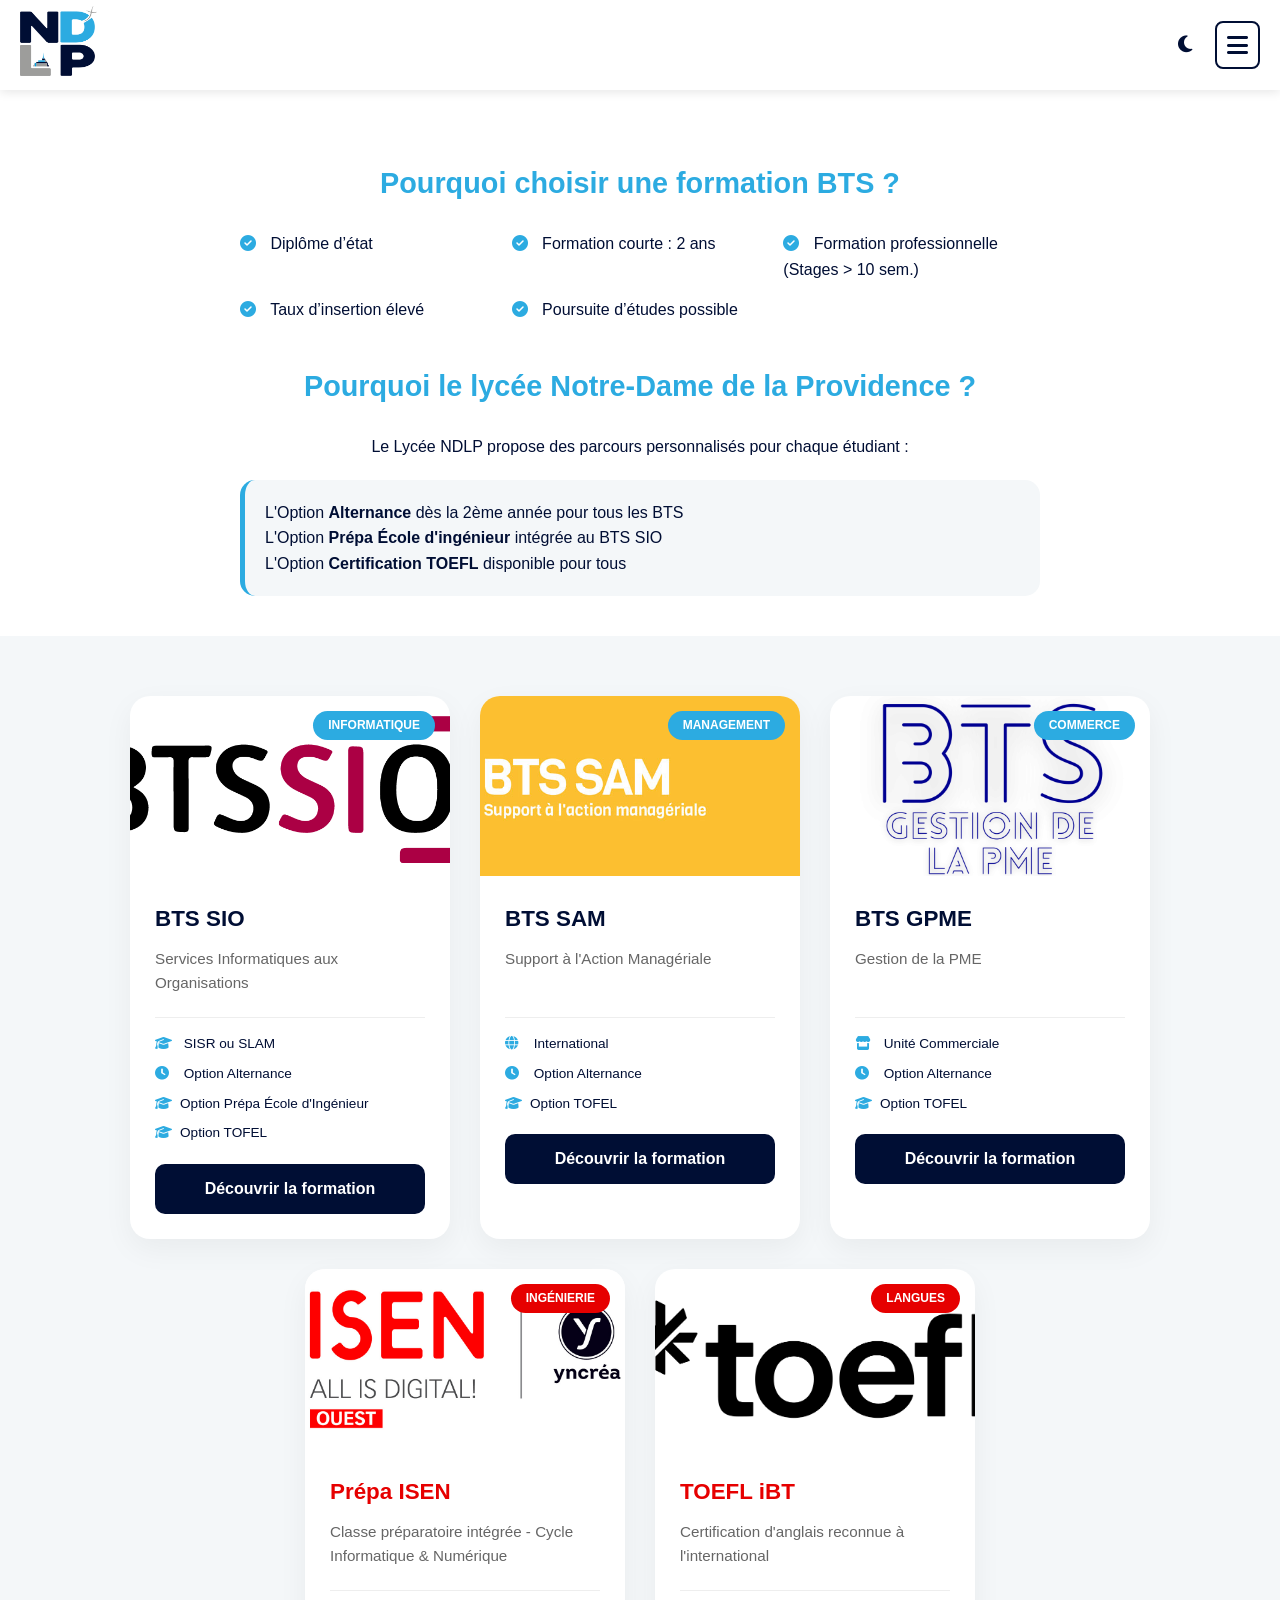
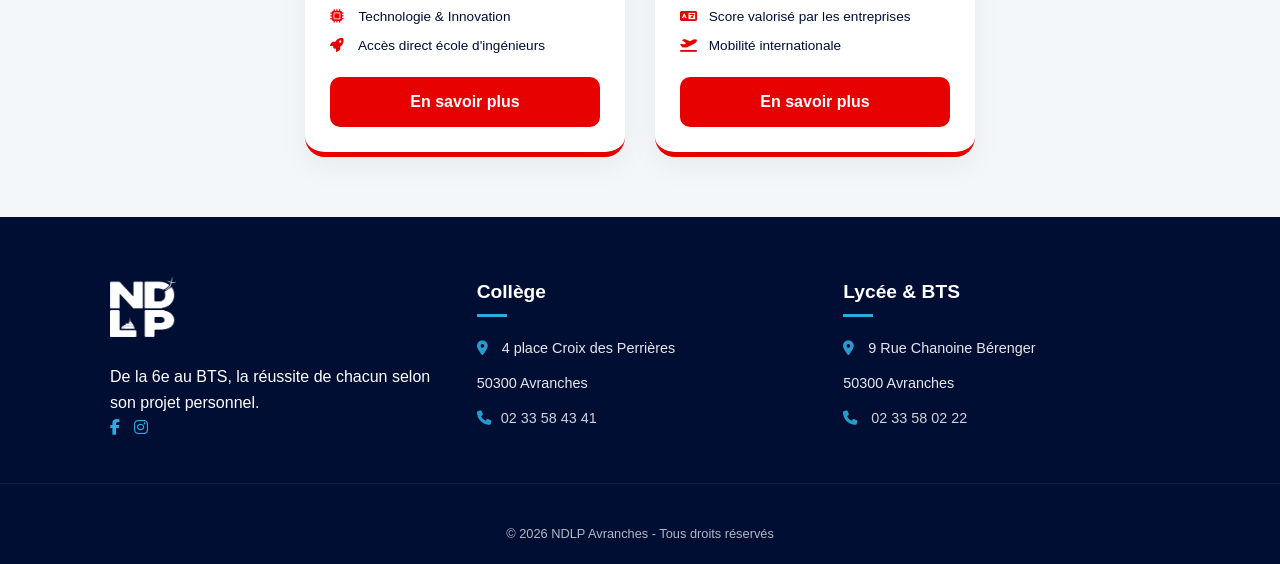
<file: index.html>
<!DOCTYPE html>
<html lang="fr-FR">

<head>
    <meta charset="UTF-8">
    <meta name="viewport" content="width=device-width, initial-scale=1.0">
    <title>Découvrez les formations BTS | Lycée Notre-Dame de la Providence</title>
    <link rel="stylesheet" href="https://cdnjs.cloudflare.com/ajax/libs/font-awesome/6.5.1/css/all.min.css">
    <link rel="stylesheet" href="assets/css/style.css">
    <link rel="shortcut icon" href="assets/img/logos/college-lycee-notre-dame-providence-avranches-logo-couleur.png"
        type="image/x-icon">
</head>

<body>

    <header class="header_wrapper">
        <div class="header_container">
            <div class="header_logo">
                <a href="index.html">
                    <img id="logo-ndlp"
                        src="assets/img/logos/college-lycee-notre-dame-providence-avranches-logo-couleur.png"
                        alt="Logo NDLP">
                </a>
            </div>
            <div style="display: flex; align-items: center;">
                <button id="theme-toggle" class="theme-switch" aria-label="Changer de mode">
                    <i class="fa-solid fa-moon"></i>
                </button>

                <div class="header_bars">
                    <i class="fa-solid fa-bars"></i>
                </div>
            </div>
        </div>
    </header>

    <main>
        <section class="presentation_wrapper">
            <div class="presentation_container">
                <div class="presentation_text">
                    <h1>Pourquoi choisir une formation BTS ?</h1>
                    <ul class="check_list">
                        <li><i class="fa-solid fa-circle-check"></i> Diplôme d’état</li>
                        <li><i class="fa-solid fa-circle-check"></i> Formation courte : 2 ans</li>
                        <li><i class="fa-solid fa-circle-check"></i> Formation professionnelle (Stages > 10 sem.)</li>
                        <li><i class="fa-solid fa-circle-check"></i> Taux d’insertion élevé</li>
                        <li><i class="fa-solid fa-circle-check"></i> Poursuite d’études possible</li>
                    </ul>

                    <h1>Pourquoi le lycée Notre-Dame de la Providence ?</h1>
                    <p>Le Lycée NDLP propose des parcours personnalisés pour chaque étudiant :</p>
                    <ul class="feature_list">
                        <li>L'Option <strong>Alternance</strong> dès la 2ème année pour tous les BTS</li>
                        <li>L'Option <strong>Prépa École d'ingénieur</strong> intégrée au BTS SIO</li>
                        <li>L'Option <strong>Certification TOEFL</strong> disponible pour tous</li>
                    </ul>
                </div>
            </div>
        </section>

        <section class="bts_wrapper">
            <div class="bts_container">
                <article class="bts_card">
                    <div class="card_image">
                        <img src="assets/img/formations/bts_sio.png" alt="BTS SIO">
                        <span class="tag">Informatique</span>
                    </div>
                    <div class="card_content">
                        <h3>BTS SIO</h3>
                        <p>Services Informatiques aux Organisations</p>
                        <div class="card_options">
                            <span><i class="fa-solid fa-graduation-cap"></i> SISR ou SLAM</span>
                            <span><i class="fa-solid fa-clock"></i> Option Alternance</span>
                            <span><i class="fa-solid fa-graduation-cap"></i>Option Prépa École d'Ingénieur</span>
                            <span><i class="fa-solid fa-graduation-cap"></i>Option TOFEL</span>
                        </div>
                        <a href="https://bts-cyber.fr/" target="_blank" class="btn_card">Découvrir la formation</a>
                    </div>
                </article>

                <article class="bts_card">
                    <div class="card_image">
                        <img src="assets/img/formations/bts_sam.png" alt="BTS SAM">
                        <span class="tag">Management</span>
                    </div>
                    <div class="card_content">
                        <h3>BTS SAM</h3>
                        <p>Support à l'Action Managériale</p>
                        <div class="card_options">
                            <span><i class="fa-solid fa-globe"></i> International</span>
                            <span><i class="fa-solid fa-clock"></i> Option Alternance</span>
                            <span><i class="fa-solid fa-graduation-cap"></i>Option TOFEL</span>
                        </div>
                        <a href="bts-sam.html" class="btn_card">Découvrir la formation</a>
                    </div>
                </article>

                <article class="bts_card">
                    <div class="card_image">
                        <img src="assets/img/formations/bts_gpme.png" alt="BTS GPME">
                        <span class="tag">Commerce</span>
                    </div>
                    <div class="card_content">
                        <h3>BTS GPME</h3>
                        <p>Gestion de la PME</p>
                        <div class="card_options">
                            <span><i class="fa-solid fa-store"></i> Unité Commerciale</span>
                            <span><i class="fa-solid fa-clock"></i> Option Alternance</span>
                            <span><i class="fa-solid fa-graduation-cap"></i>Option TOFEL</span>
                        </div>
                        <a href="bts-gpme.html" class="btn_card">Découvrir la formation</a>
                    </div>
                </article>
                <article class="bts_card card-red">
                    <div class="card_image">
                        <img src="assets/img/formations/isen-yncrea-ouest.jpeg" alt="Prépa ISEN">
                        <span class="tag">Ingénierie</span>
                    </div>
                    <div class="card_content">
                        <h3>Prépa ISEN</h3>
                        <p>Classe préparatoire intégrée - Cycle Informatique & Numérique</p>
                        <div class="card_options">
                            <span><i class="fa-solid fa-microchip"></i> Technologie & Innovation</span>
                            <span><i class="fa-solid fa-rocket"></i> Accès direct école d'ingénieurs</span>
                        </div>
                        <a href="https://isen-ouest.fr/" target="_blank" class="btn_card">En savoir plus</a>
                    </div>
                </article>

                <article class="bts_card card-red">
                    <div class="card_image">
                        <img src="assets/img/formations/toefl.png" alt="Certification TOEFL">
                        <span class="tag">Langues</span>
                    </div>
                    <div class="card_content">
                        <h3>TOEFL iBT</h3>
                        <p>Certification d'anglais reconnue à l'international</p>
                        <div class="card_options">
                            <span><i class="fa-solid fa-language"></i> Score valorisé par les entreprises</span>
                            <span><i class="fa-solid fa-plane-departure"></i> Mobilité internationale</span>
                        </div>
                        <a href="toefl.html" class="btn_card">En savoir plus</a>
                    </div>
                </article>
            </div>
        </section>
        <footer class="footer_wrapper">
            <div class="footer_container">
                <div class="footer_col">
                    <img id="logo-footer"
                        src="assets/img/logos/college-lycee-notre-dame-providence-avranches-logo-couleur.png"
                        alt="Logo NDLP">
                    <p>De la 6e au BTS, la réussite de chacun selon son projet personnel.</p>
                    <div class="social_links">
                        <a href="#"><i class="fa-brands fa-facebook-f"></i></a>
                        <a href="#"><i class="fa-brands fa-instagram"></i></a>
                    </div>
                </div>

                <div class="footer_col">
                    <h4>Collège</h4>
                    <ul>
                        <li><i class="fa-solid fa-location-dot"></i> 4 place Croix des Perrières</li>
                        <li>50300 Avranches</li>
                        <li><i class="fa-solid fa-phone"></i><a href="tel:02 33 58 43 41">02 33 58 43 41</a></li>
                    </ul>
                </div>

                <div class="footer_col">
                    <h4>Lycée & BTS</h4>
                    <ul>
                        <li><i class="fa-solid fa-location-dot"></i> 9 Rue Chanoine Bérenger</li>
                        <li>50300 Avranches</li>
                        <li><i class="fa-solid fa-phone"></i> <a href="tel:02 33 58 02 22">02 33 58 02 22</a></li>
                    </ul>
                </div>
            </div>

            <div class="footer_bottom">
                <p>&copy; 2026 NDLP Avranches - Tous droits réservés</p>
            </div>
        </footer>
    </main>

    <script src="assets/js/script.js"></script>
</body>

</html>
</file>
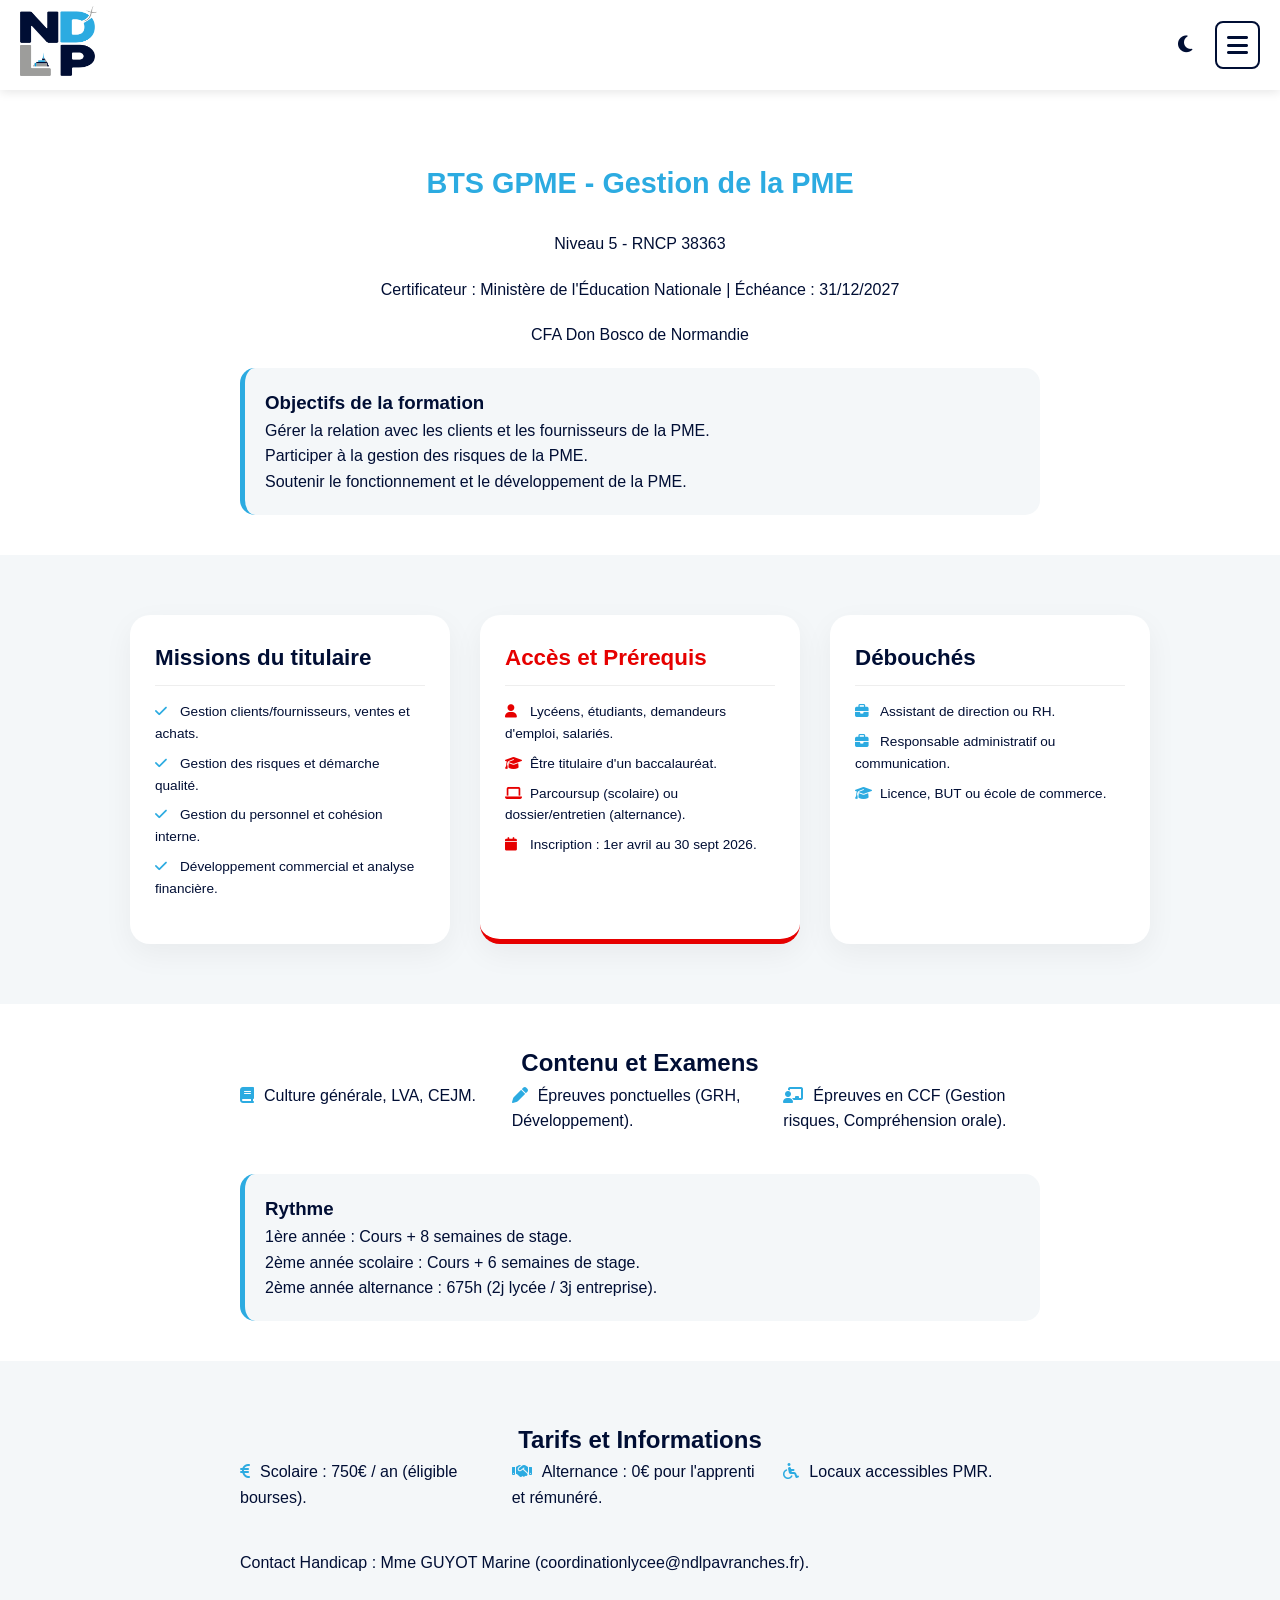
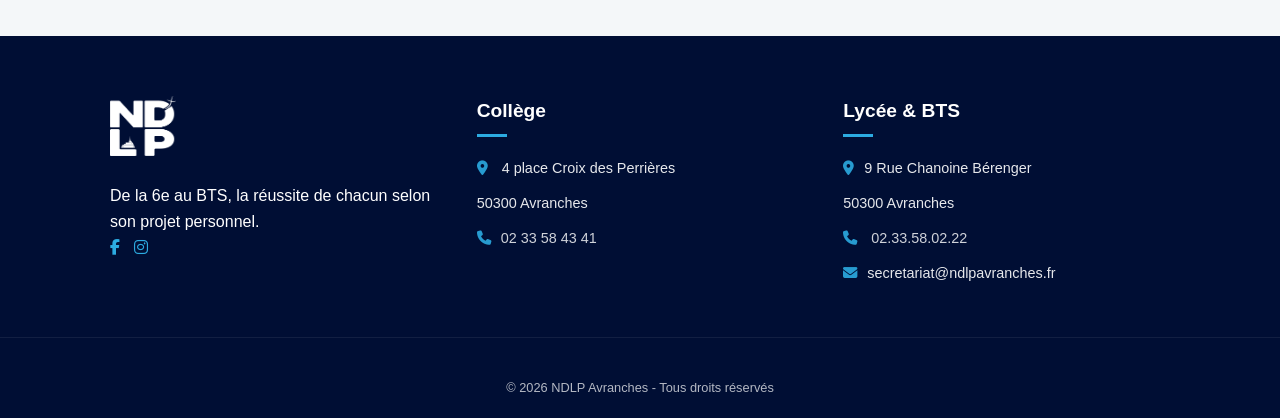
<file: bts-gpme.html>
<!DOCTYPE html>
<html lang="fr-FR">

<head>
    <meta charset="UTF-8">
    <meta name="viewport" content="width=device-width, initial-scale=1.0">
    <title>BTS GPME - Gestion de la PME | Lycée Notre-Dame de la Providence</title>
    <link rel="stylesheet" href="https://cdnjs.cloudflare.com/ajax/libs/font-awesome/6.5.1/css/all.min.css">
    <link rel="stylesheet" href="assets/css/style.css">
    <link rel="shortcut icon" href="assets/img/logos/college-lycee-notre-dame-providence-avranches-logo-couleur.png" type="image/x-icon">
</head>

<body>

    <header class="header_wrapper">
        <div class="header_container">
            <div class="header_logo">
                <a href="index.html">
                    <img id="logo-ndlp" src="assets/img/logos/college-lycee-notre-dame-providence-avranches-logo-couleur.png" alt="Logo NDLP">
                </a>
            </div>
            <div style="display: flex; align-items: center;">
                <button id="theme-toggle" class="theme-switch" aria-label="Changer de mode">
                    <i class="fa-solid fa-moon"></i>
                </button>
                <div class="header_bars">
                    <i class="fa-solid fa-bars"></i>
                </div>
            </div>
        </div>
    </header>

    <main>
        <section class="presentation_wrapper">
            <div class="presentation_container">
                <div class="presentation_text">
                    <h1>BTS GPME - Gestion de la PME</h1>
                    <p>Niveau 5 - RNCP 38363</p>
                    <p>Certificateur : Ministère de l'Éducation Nationale | Échéance : 31/12/2027</p>
                    <p>CFA Don Bosco de Normandie</p>
                </div>

                <div class="feature_list">
                    <h3>Objectifs de la formation</h3>
                    <ul>
                        <li>Gérer la relation avec les clients et les fournisseurs de la PME.</li>
                        <li>Participer à la gestion des risques de la PME.</li>
                        <li>Soutenir le fonctionnement et le développement de la PME.</li>
                    </ul>
                </div>
            </div>
        </section>

        <section class="bts_wrapper">
            <div class="bts_container">
                
                <div class="bts_card">
                    <div class="card_content">
                        <h3>Missions du titulaire</h3>
                        <div class="card_options">
                            <span><i class="fa-solid fa-check"></i>Gestion clients/fournisseurs, ventes et achats.</span>
                            <span><i class="fa-solid fa-check"></i>Gestion des risques et démarche qualité.</span>
                            <span><i class="fa-solid fa-check"></i>Gestion du personnel et cohésion interne.</span>
                            <span><i class="fa-solid fa-check"></i>Développement commercial et analyse financière.</span>
                        </div>
                    </div>
                </div>

                <div class="bts_card card-red">
                    <div class="card_content">
                        <h3>Accès et Prérequis</h3>
                        <div class="card_options">
                            <span><i class="fa-solid fa-user"></i>Lycéens, étudiants, demandeurs d'emploi, salariés.</span>
                            <span><i class="fa-solid fa-graduation-cap"></i>Être titulaire d'un baccalauréat.</span>
                            <span><i class="fa-solid fa-laptop"></i>Parcoursup (scolaire) ou dossier/entretien (alternance).</span>
                            <span><i class="fa-solid fa-calendar"></i>Inscription : 1er avril au 30 sept 2026.</span>
                        </div>
                    </div>
                </div>

                <div class="bts_card">
                    <div class="card_content">
                        <h3>Débouchés</h3>
                        <div class="card_options">
                            <span><i class="fa-solid fa-briefcase"></i>Assistant de direction ou RH.</span>
                            <span><i class="fa-solid fa-briefcase"></i>Responsable administratif ou communication.</span>
                            <span><i class="fa-solid fa-graduation-cap"></i>Licence, BUT ou école de commerce.</span>
                        </div>
                    </div>
                </div>
            </div>
        </section>

        <section class="presentation_wrapper" style="margin-top: 0;">
            <div class="presentation_container">
                <h2>Contenu et Examens</h2>
                <div class="check_list">
                    <li><i class="fa-solid fa-book"></i>Culture générale, LVA, CEJM.</li>
                    <li><i class="fa-solid fa-pen"></i>Épreuves ponctuelles (GRH, Développement).</li>
                    <li><i class="fa-solid fa-chalkboard-user"></i>Épreuves en CCF (Gestion risques, Compréhension orale).</li>
                </div>

                <div class="feature_list">
                    <h3>Rythme</h3>
                    <p>1ère année : Cours + 8 semaines de stage.</p>
                    <p>2ème année scolaire : Cours + 6 semaines de stage.</p>
                    <p>2ème année alternance : 675h (2j lycée / 3j entreprise).</p>
                </div>
            </div>
        </section>

        <section class="bts_wrapper">
            <div class="presentation_container">
                <h2 align="center">Tarifs et Informations</h2>
                <div class="check_list">
                    <li><i class="fa-solid fa-euro-sign"></i>Scolaire : 750€ / an (éligible bourses).</li>
                    <li><i class="fa-solid fa-handshake"></i>Alternance : 0€ pour l'apprenti et rémunéré.</li>
                    <li><i class="fa-solid fa-wheelchair"></i>Locaux accessibles PMR.</li>
                </div>
                <p>Contact Handicap : Mme GUYOT Marine (coordinationlycee@ndlpavranches.fr).</p>
            </div>
        </section>

        <footer class="footer_wrapper">
            <div class="footer_container">
                <div class="footer_col">
                    <img id="logo-footer" src="assets/img/logos/college-lycee-notre-dame-providence-avranches-logo-couleur.png" alt="Logo NDLP">
                    <p>De la 6e au BTS, la réussite de chacun selon son projet personnel.</p>
                    <div class="social_links">
                        <a href="#"><i class="fa-brands fa-facebook-f"></i></a>
                        <a href="#"><i class="fa-brands fa-instagram"></i></a>
                    </div>
                </div>

                <div class="footer_col">
                    <h4>Collège</h4>
                    <ul>
                        <li><i class="fa-solid fa-location-dot"></i> 4 place Croix des Perrières</li>
                        <li>50300 Avranches</li>
                        <li><i class="fa-solid fa-phone"></i><a href="tel:0233584341">02 33 58 43 41</a></li>
                    </ul>
                </div>

                <div class="footer_col">
                    <h4>Lycée & BTS</h4>
                    <ul>
                        <li><i class="fa-solid fa-location-dot"></i>9 Rue Chanoine Bérenger</li>
                        <li>50300 Avranches</li>
                        <li><i class="fa-solid fa-phone"></i> <a href="tel:0233580222">02.33.58.02.22</a></li>
                        <li><i class="fa-solid fa-envelope"></i>secretariat@ndlpavranches.fr</li>
                    </ul>
                </div>
            </div>

            <div class="footer_bottom">
                <p>&copy; 2026 NDLP Avranches - Tous droits réservés</p>
            </div>
        </footer>
    </main>

    <script src="assets/js/script.js"></script>
</body>

</html>
</file>
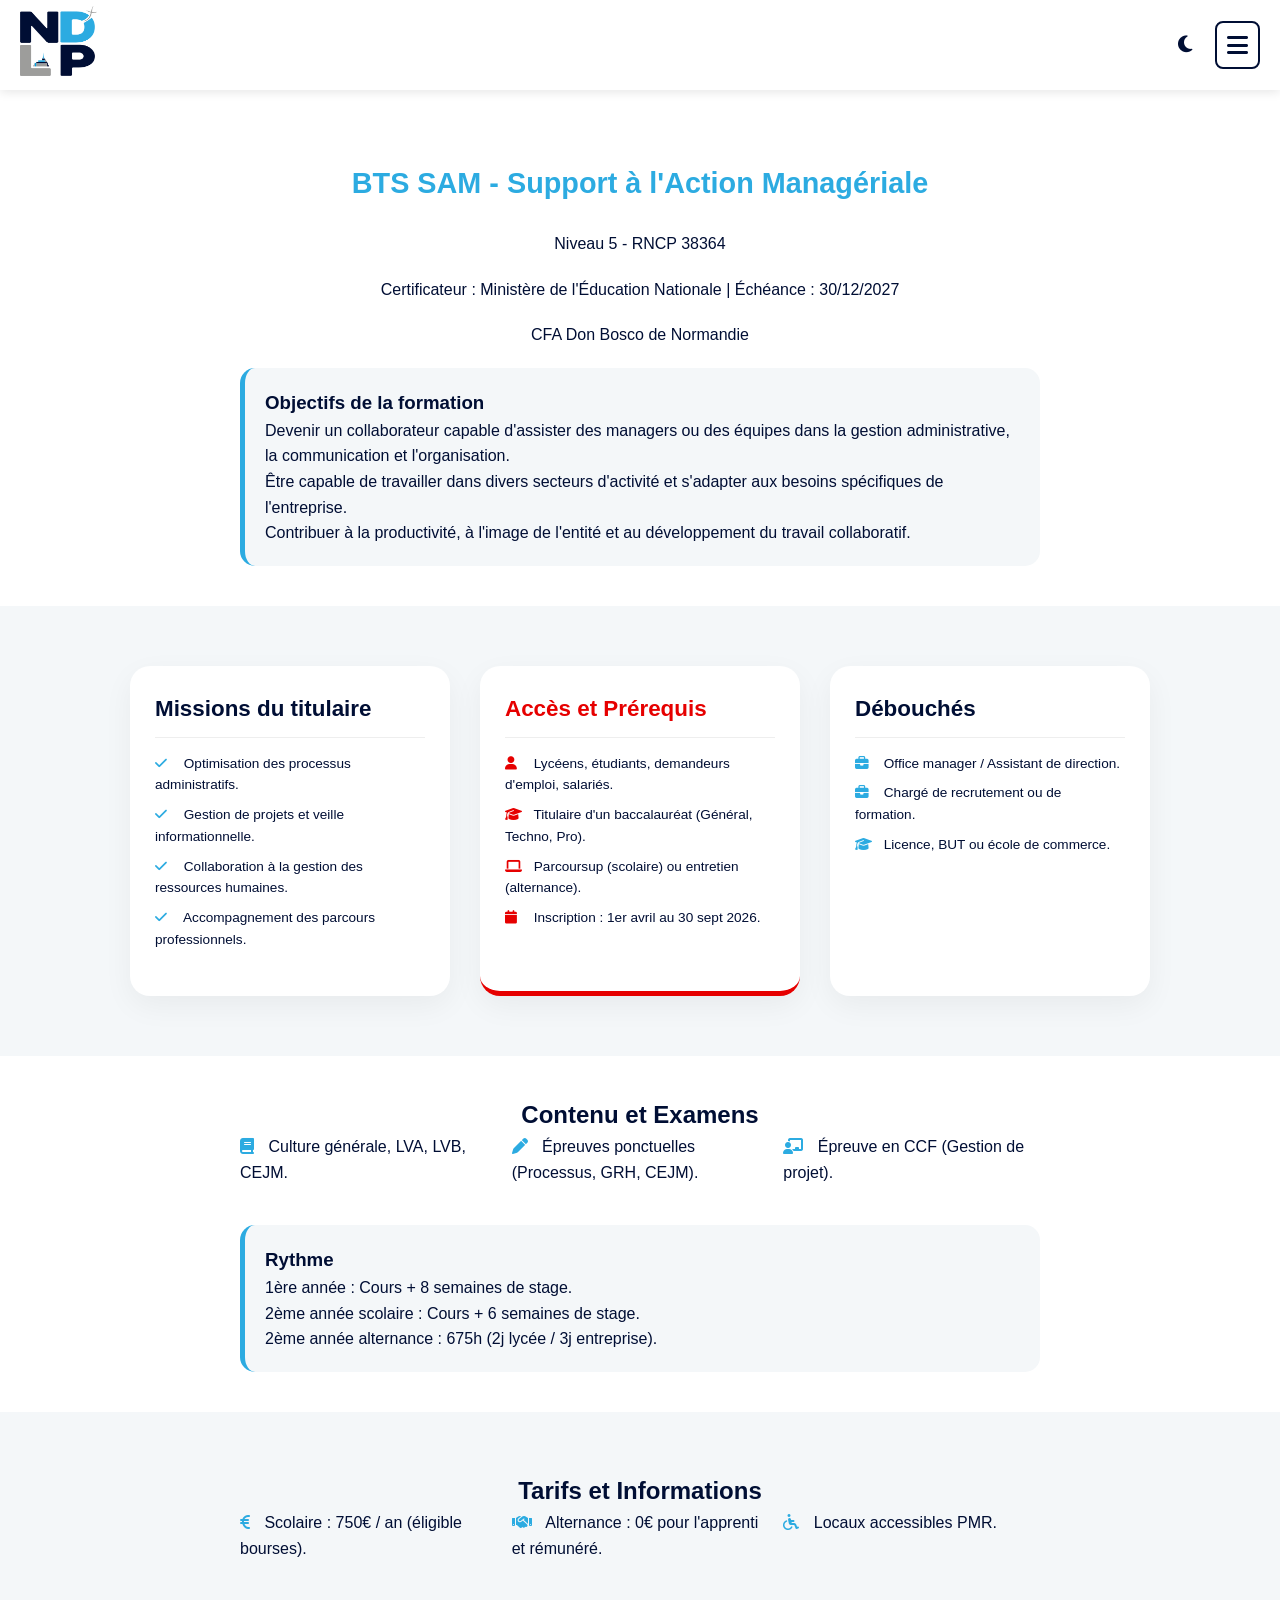
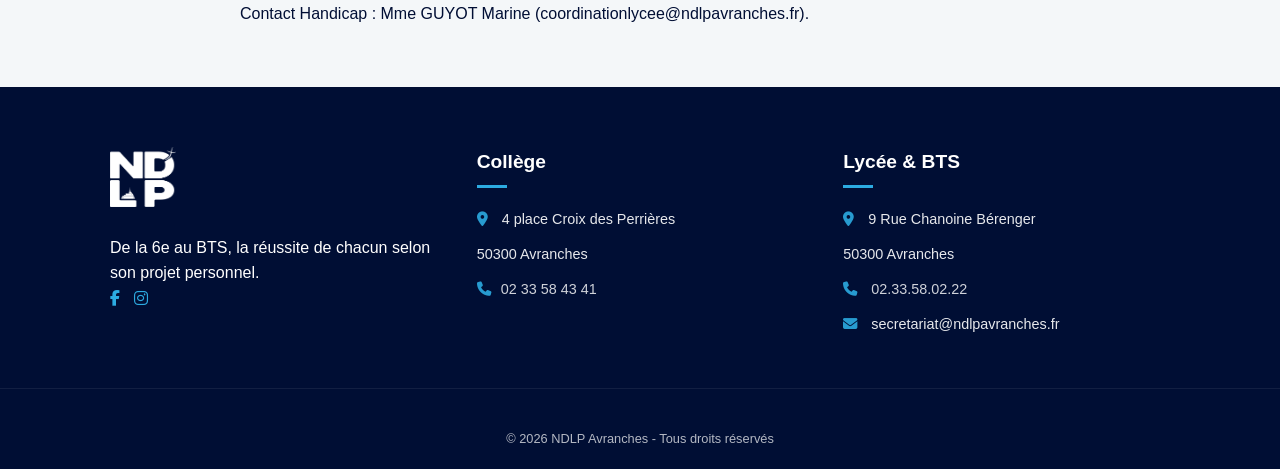
<file: bts-sam.html>
<!DOCTYPE html>
<html lang="fr-FR">

<head>
    <meta charset="UTF-8">
    <meta name="viewport" content="width=device-width, initial-scale=1.0">
    <title>BTS SAM - Support à l'Action Managériale | NDLP Avranches</title>
    <link rel="stylesheet" href="https://cdnjs.cloudflare.com/ajax/libs/font-awesome/6.5.1/css/all.min.css">
    <link rel="stylesheet" href="assets/css/style.css">
    <link rel="shortcut icon" href="assets/img/logos/college-lycee-notre-dame-providence-avranches-logo-couleur.png" type="image/x-icon">
</head>

<body>

    <header class="header_wrapper">
        <div class="header_container">
            <div class="header_logo">
                <a href="index.html">
                    <img id="logo-ndlp" src="assets/img/logos/college-lycee-notre-dame-providence-avranches-logo-couleur.png" alt="Logo NDLP">
                </a>
            </div>
            <div style="display: flex; align-items: center;">
                <button id="theme-toggle" class="theme-switch" aria-label="Changer de mode">
                    <i class="fa-solid fa-moon"></i>
                </button>
                <div class="header_bars">
                    <i class="fa-solid fa-bars"></i>
                </div>
            </div>
        </div>
    </header>

    <main>
        <section class="presentation_wrapper">
            <div class="presentation_container">
                <div class="presentation_text">
                    <h1>BTS SAM - Support à l'Action Managériale</h1>
                    <p>Niveau 5 - RNCP 38364</p>
                    <p>Certificateur : Ministère de l'Éducation Nationale | Échéance : 30/12/2027</p>
                    <p>CFA Don Bosco de Normandie</p>
                </div>

                <div class="feature_list">
                    <h3>Objectifs de la formation</h3>
                    <ul>
                        <li>Devenir un collaborateur capable d'assister des managers ou des équipes dans la gestion administrative, la communication et l'organisation.</li>
                        <li>Être capable de travailler dans divers secteurs d'activité et s'adapter aux besoins spécifiques de l'entreprise.</li>
                        <li>Contribuer à la productivité, à l'image de l'entité et au développement du travail collaboratif.</li>
                    </ul>
                </div>
            </div>
        </section>

        <section class="bts_wrapper">
            <div class="bts_container">
                
                <div class="bts_card">
                    <div class="card_content">
                        <h3>Missions du titulaire</h3>
                        <div class="card_options">
                            <span><i class="fa-solid fa-check"></i> Optimisation des processus administratifs.</span>
                            <span><i class="fa-solid fa-check"></i> Gestion de projets et veille informationnelle.</span>
                            <span><i class="fa-solid fa-check"></i> Collaboration à la gestion des ressources humaines.</span>
                            <span><i class="fa-solid fa-check"></i> Accompagnement des parcours professionnels.</span>
                        </div>
                    </div>
                </div>

                <div class="bts_card card-red">
                    <div class="card_content">
                        <h3>Accès et Prérequis</h3>
                        <div class="card_options">
                            <span><i class="fa-solid fa-user"></i> Lycéens, étudiants, demandeurs d'emploi, salariés.</span>
                            <span><i class="fa-solid fa-graduation-cap"></i> Titulaire d'un baccalauréat (Général, Techno, Pro).</span>
                            <span><i class="fa-solid fa-laptop"></i> Parcoursup (scolaire) ou entretien (alternance).</span>
                            <span><i class="fa-solid fa-calendar"></i> Inscription : 1er avril au 30 sept 2026.</span>
                        </div>
                    </div>
                </div>

                <div class="bts_card">
                    <div class="card_content">
                        <h3>Débouchés</h3>
                        <div class="card_options">
                            <span><i class="fa-solid fa-briefcase"></i> Office manager / Assistant de direction.</span>
                            <span><i class="fa-solid fa-briefcase"></i> Chargé de recrutement ou de formation.</span>
                            <span><i class="fa-solid fa-graduation-cap"></i> Licence, BUT ou école de commerce.</span>
                        </div>
                    </div>
                </div>
            </div>
        </section>

        <section class="presentation_wrapper" style="margin-top: 0;">
            <div class="presentation_container">
                <h2>Contenu et Examens</h2>
                <div class="check_list">
                    <li><i class="fa-solid fa-book"></i> Culture générale, LVA, LVB, CEJM.</li>
                    <li><i class="fa-solid fa-pen"></i> Épreuves ponctuelles (Processus, GRH, CEJM).</li>
                    <li><i class="fa-solid fa-chalkboard-user"></i> Épreuve en CCF (Gestion de projet).</li>
                </div>

                <div class="feature_list">
                    <h3>Rythme</h3>
                    <p>1ère année : Cours + 8 semaines de stage.</p>
                    <p>2ème année scolaire : Cours + 6 semaines de stage.</p>
                    <p>2ème année alternance : 675h (2j lycée / 3j entreprise).</p>
                </div>
            </div>
        </section>

        <section class="bts_wrapper">
            <div class="presentation_container">
                <h2 align="center">Tarifs et Informations</h2>
                <div class="check_list">
                    <li><i class="fa-solid fa-euro-sign"></i> Scolaire : 750€ / an (éligible bourses).</li>
                    <li><i class="fa-solid fa-handshake"></i> Alternance : 0€ pour l'apprenti et rémunéré.</li>
                    <li><i class="fa-solid fa-wheelchair"></i> Locaux accessibles PMR.</li>
                </div>
                <p>Contact Handicap : Mme GUYOT Marine (coordinationlycee@ndlpavranches.fr).</p>
            </div>
        </section>

        <footer class="footer_wrapper">
            <div class="footer_container">
                <div class="footer_col">
                    <img id="logo-footer" src="assets/img/logos/college-lycee-notre-dame-providence-avranches-logo-couleur.png" alt="Logo NDLP">
                    <p>De la 6e au BTS, la réussite de chacun selon son projet personnel.</p>
                    <div class="social_links">
                        <a href="#"><i class="fa-brands fa-facebook-f"></i></a>
                        <a href="#"><i class="fa-brands fa-instagram"></i></a>
                    </div>
                </div>

                <div class="footer_col">
                    <h4>Collège</h4>
                    <ul>
                        <li><i class="fa-solid fa-location-dot"></i> 4 place Croix des Perrières</li>
                        <li>50300 Avranches</li>
                        <li><i class="fa-solid fa-phone"></i><a href="tel:02 33 58 43 41">02 33 58 43 41</a></li>
                    </ul>
                </div>

                <div class="footer_col">
                    <h4>Lycée & BTS</h4>
                    <ul>
                        <li><i class="fa-solid fa-location-dot"></i> 9 Rue Chanoine Bérenger</li>
                        <li>50300 Avranches</li>
                        <li><i class="fa-solid fa-phone"></i> <a href="tel:0233580222">02.33.58.02.22</a></li>
                        <li><i class="fa-solid fa-envelope"></i> secretariat@ndlpavranches.fr</li>
                    </ul>
                </div>
            </div>

            <div class="footer_bottom">
                <p>&copy; 2026 NDLP Avranches - Tous droits réservés</p>
            </div>
        </footer>
    </main>

    <script src="assets/js/script.js"></script>
</body>

</html>
</file>
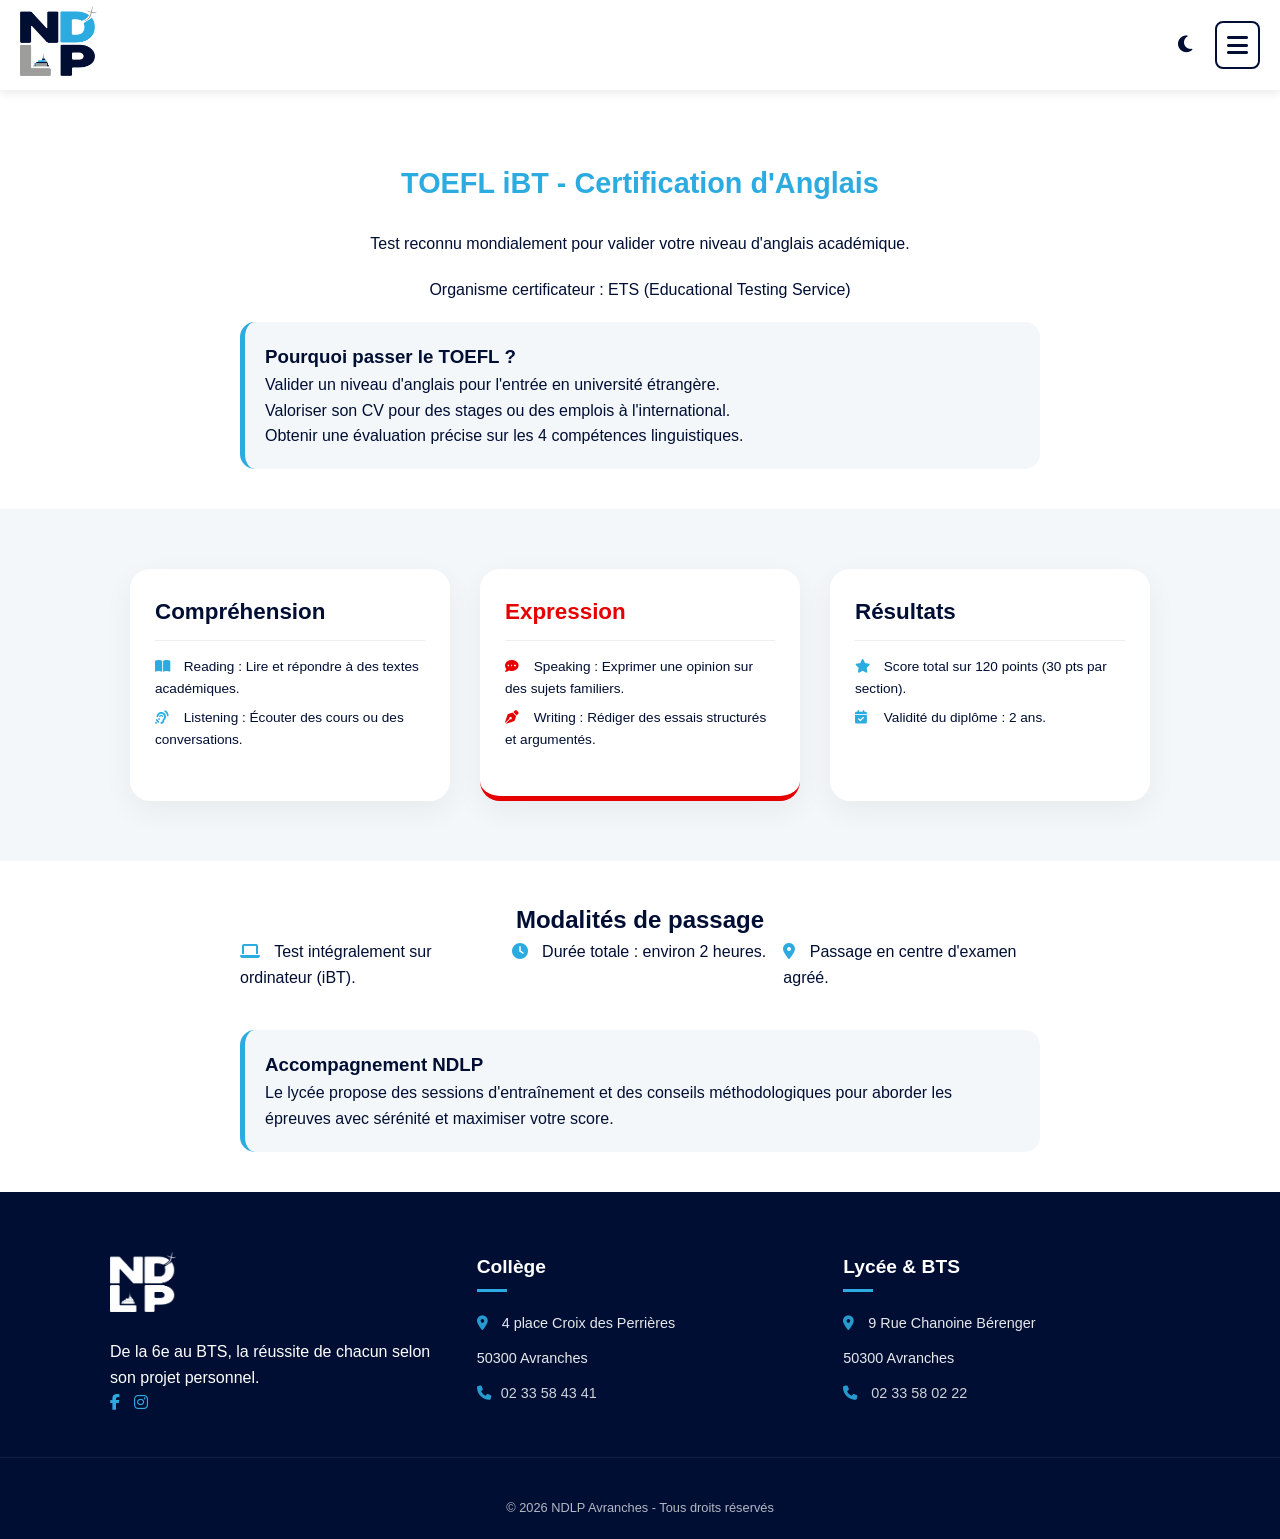
<file: toefl.html>
<!DOCTYPE html>
<html lang="fr-FR">

<head>
    <meta charset="UTF-8">
    <meta name="viewport" content="width=device-width, initial-scale=1.0">
    <title>Certification TOEFL | Lycée Notre-Dame de la Providence</title>
    <link rel="stylesheet" href="https://cdnjs.cloudflare.com/ajax/libs/font-awesome/6.5.1/css/all.min.css">
    <link rel="stylesheet" href="assets/css/style.css">
    <link rel="shortcut icon" href="assets/img/logos/college-lycee-notre-dame-providence-avranches-logo-couleur.png" type="image/x-icon">
</head>

<body>

    <header class="header_wrapper">
        <div class="header_container">
            <div class="header_logo">
                <a href="index.html">
                    <img id="logo-ndlp" src="assets/img/logos/college-lycee-notre-dame-providence-avranches-logo-couleur.png" alt="Logo NDLP">
                </a>
            </div>
            <div style="display: flex; align-items: center;">
                <button id="theme-toggle" class="theme-switch" aria-label="Changer de mode">
                    <i class="fa-solid fa-moon"></i>
                </button>

                <div class="header_bars">
                    <i class="fa-solid fa-bars"></i>
                </div>
            </div>
        </div>
    </header>

    <main>
        <section class="presentation_wrapper">
            <div class="presentation_container">
                <div class="presentation_text">
                    <h1>TOEFL iBT - Certification d'Anglais</h1>
                    <p>Test reconnu mondialement pour valider votre niveau d'anglais académique.</p>
                    <p>Organisme certificateur : ETS (Educational Testing Service)</p>
                </div>

                <div class="feature_list">
                    <h3>Pourquoi passer le TOEFL ?</h3>
                    <ul>
                        <li>Valider un niveau d'anglais pour l'entrée en université étrangère.</li>
                        <li>Valoriser son CV pour des stages ou des emplois à l'international.</li>
                        <li>Obtenir une évaluation précise sur les 4 compétences linguistiques.</li>
                    </ul>
                </div>
            </div>
        </section>

        <section class="bts_wrapper">
            <div class="bts_container">
                
                <div class="bts_card">
                    <div class="card_content">
                        <h3>Compréhension</h3>
                        <div class="card_options">
                            <span><i class="fa-solid fa-book-open"></i> Reading : Lire et répondre à des textes académiques.</span>
                            <span><i class="fa-solid fa-ear-listen"></i> Listening : Écouter des cours ou des conversations.</span>
                        </div>
                    </div>
                </div>

                <div class="bts_card card-red">
                    <div class="card_content">
                        <h3>Expression</h3>
                        <div class="card_options">
                            <span><i class="fa-solid fa-comment-dots"></i> Speaking : Exprimer une opinion sur des sujets familiers.</span>
                            <span><i class="fa-solid fa-pen-nib"></i> Writing : Rédiger des essais structurés et argumentés.</span>
                        </div>
                    </div>
                </div>

                <div class="bts_card">
                    <div class="card_content">
                        <h3>Résultats</h3>
                        <div class="card_options">
                            <span><i class="fa-solid fa-star"></i> Score total sur 120 points (30 pts par section).</span>
                            <span><i class="fa-solid fa-calendar-check"></i> Validité du diplôme : 2 ans.</span>
                        </div>
                    </div>
                </div>
            </div>
        </section>

        <section class="presentation_wrapper" style="margin-top: 0;">
            <div class="presentation_container">
                <h2>Modalités de passage</h2>
                <div class="check_list">
                    <li><i class="fa-solid fa-laptop"></i> Test intégralement sur ordinateur (iBT).</li>
                    <li><i class="fa-solid fa-clock"></i> Durée totale : environ 2 heures.</li>
                    <li><i class="fa-solid fa-location-dot"></i> Passage en centre d'examen agréé.</li>
                </div>

                <div class="feature_list">
                    <h3>Accompagnement NDLP</h3>
                    <p>Le lycée propose des sessions d'entraînement et des conseils méthodologiques pour aborder les épreuves avec sérénité et maximiser votre score.</p>
                </div>
            </div>
        </section>

        <footer class="footer_wrapper">
            <div class="footer_container">
                <div class="footer_col">
                    <img id="logo-footer" src="assets/img/logos/college-lycee-notre-dame-providence-avranches-logo-couleur.png" alt="Logo NDLP">
                    <p>De la 6e au BTS, la réussite de chacun selon son projet personnel.</p>
                    <div class="social_links">
                        <a href="#"><i class="fa-brands fa-facebook-f"></i></a>
                        <a href="#"><i class="fa-brands fa-instagram"></i></a>
                    </div>
                </div>

                <div class="footer_col">
                    <h4>Collège</h4>
                    <ul>
                        <li><i class="fa-solid fa-location-dot"></i> 4 place Croix des Perrières</li>
                        <li>50300 Avranches</li>
                        <li><i class="fa-solid fa-phone"></i><a href="tel:0233584341">02 33 58 43 41</a></li>
                    </ul>
                </div>

                <div class="footer_col">
                    <h4>Lycée & BTS</h4>
                    <ul>
                        <li><i class="fa-solid fa-location-dot"></i> 9 Rue Chanoine Bérenger</li>
                        <li>50300 Avranches</li>
                        <li><i class="fa-solid fa-phone"></i> <a href="tel:0233580222">02 33 58 02 22</a></li>
                    </ul>
                </div>
            </div>

            <div class="footer_bottom">
                <p>&copy; 2026 NDLP Avranches - Tous droits réservés</p>
            </div>
        </footer>
    </main>

    <script src="assets/js/script.js"></script>
</body>

</html>
</file>
<file: assets/css/style.css>
:root {
    --primary-color: #000e34;   /* Marine */
    --secondary-color: #2cabe1; /* Bleu Ciel */
    --text-color: #666666;      /* Gris foncé pour lisibilité */
    --light-grey: #f4f7f9;
    --white: #ffffff;
}

* {
    margin: 0;
    padding: 0;
    box-sizing: border-box;
    text-decoration: none;
    list-style: none;
    font-family: 'Segoe UI', Tahoma, Geneva, Verdana, sans-serif;
}

body {
    background-color: var(--white);
    color: var(--primary-color);
    line-height: 1.6;
}

/* --- Couleurs Mode Sombre --- */
body.dark-mode {
    --primary-color: #ffffff;    /* Le texte devient blanc */
    --secondary-color: #34d1ff;  /* Bleu plus vif pour contraste */
    --text-color: #cccccc;       /* Gris clair */
    --light-grey: #2cabe1;       /* Fond des sections sombre */
    --white: #000e34;            /* Fond des cartes et header sombre */
}

/* Style du bouton Switcher */
.theme-switch {
    background: none;
    border: none;
    cursor: pointer;
    font-size: 1.2rem;
    color: var(--primary-color);
    margin-right: 15px;
    padding: 8px;
    transition: transform 0.3s;
}

.theme-switch:hover {
    transform: scale(1.1);
}

/* Ajustement pour les cartes en mode sombre */
body.dark-mode .bts_card {
    box-shadow: 0 10px 30px rgba(0,0,0,0.5);
    border: 1px solid #333;
}

body.dark-mode .card_options {
    border-top: 1px solid #333;
}

body.dark-mode .feature_list{
    color: var(--white);
}

/*HEADER*/
.header_wrapper {
    position: fixed;
    width: 100%;
    height: 90px;
    top: 0;
    background: var(--white);
    box-shadow: 0 2px 10px rgba(0,0,0,0.1);
    z-index: 1000;
    display: flex;
    align-items: center;
}

.header_container {
    width: 100%;
    margin: 0 20px;
    display: flex;
    justify-content: space-between;
    align-items: center;
}

.header_logo img {
    height: 70px;
}

.header_bars i {
    font-size: 1.5rem;
    color: var(--primary-color);
    border: 2px solid var(--primary-color);
    padding: 10px;
    border-radius: 8px;
    cursor: pointer;
}

/* --- PRESENTATION --- */
.presentation_wrapper {
    margin-top: 120px; /* Espace pour le header fixe */
    padding: 40px 20px;
    text-align: center;
}

.presentation_container {
    max-width: 800px;
    margin: 0 auto;
}

.presentation_text h1 {
    color: var(--secondary-color);
    margin-bottom: 25px;
    font-size: 1.8rem;
}

.presentation_text > p{
    margin-bottom: 20px;
}

.check_list {
    display: grid;
    grid-template-columns: repeat(auto-fit, minmax(250px, 1fr));
    gap: 15px;
    text-align: left;
    margin-bottom: 40px;
}

.check_list li i {
    color: var(--secondary-color);
    margin-right: 10px;
}

.feature_list {
    background: var(--light-grey);
    padding: 20px;
    border-radius: 15px;
    border-left: 5px solid var(--secondary-color);
    text-align: left;
}

/* --- BTS CARDS --- */
.bts_wrapper {
    padding: 60px 20px;
    background: var(--light-grey);
}

.bts_container {
    max-width: 1100px;
    margin: 0 auto;
    display: flex;
    flex-wrap: wrap;
    gap: 30px;
    justify-content: center;
}

.bts_card {
    background: var(--white);
    width: 320px;
    border-radius: 20px;
    overflow: hidden;
    box-shadow: 0 10px 30px rgba(0,0,0,0.05);
    transition: all 0.3s ease;
}

.bts_card:hover {
    transform: translateY(-10px);
    box-shadow: 0 15px 40px rgba(0,0,0,0.15);
}

.card_image {
    position: relative;
    height: 180px;
}

.card_image img {
    width: 100%;
    height: 100%;
    object-fit: cover;
}

.tag {
    position: absolute;
    top: 15px;
    right: 15px;
    background: var(--secondary-color);
    color: white;
    padding: 5px 15px;
    border-radius: 50px;
    font-size: 0.75rem;
    font-weight: bold;
    text-transform: uppercase;
}

.card_content {
    padding: 25px;
}

.card_content h3 {
    font-size: 1.4rem;
    margin-bottom: 10px;
}

.card_content p {
    color: var(--text-color);
    font-size: 0.95rem;
    margin-bottom: 20px;
    min-height: 50px;
}

.card_options {
    margin-bottom: 20px;
    border-top: 1px solid #eee;
    padding-top: 15px;
}

.card_options span {
    display: block;
    font-size: 0.85rem;
    color: var(--primary-color);
    margin-bottom: 8px;
}

.card_options i {
    color: var(--secondary-color);
    margin-right: 10px;
    width: 15px;
}

.btn_card {
    display: block;
    background: var(--primary-color);
    color: var(--white);
    text-align: center;
    padding: 12px;
    border-radius: 10px;
    font-weight: 600;
    transition: background 0.3s;
}

.btn_card:hover {
    background: var(--secondary-color);
}

/* --- Variantes de couleurs pour ISEN et TOEFL --- */

/* On change la bordure du bas en rouge */
.bts_card.card-red {
    border-bottom: 5px solid #e60000; /* Rouge vif */
}

/* On change la couleur du Tag */
.bts_card.card-red .tag {
    background: #e60000;
}

/* On change la couleur des icônes */
.bts_card.card-red .card_options i {
    color: #e60000;
}

/* On change la couleur du bouton au repos et au survol */
.bts_card.card-red .btn_card {
    background: #e60000;
}

.bts_card.card-red .btn_card:hover {
    background: #b30000; /* Rouge plus foncé au survol */
    color: white !important;
}

/* Optionnel : changer la couleur du titre en rouge */
.bts_card.card-red h3 {
    color: #e60000;
}
/* --- FOOTER (COULEURS FIXES) --- */
.footer_wrapper {
    /* On utilise des couleurs fixes pour qu'il ne change JAMAIS */
    background-color: #000e34 !important; /* Ton Marine d'origine */
    color: #ffffff !important;
    padding: 60px 0 20px 0;
    margin-top: 0;
}

/* On supprime l'effet spécifique au dark-mode pour le footer */
body.dark-mode .footer_wrapper {
    background-color: #000e34 !important; 
    border-top: 1px solid rgba(255,255,255,0.1);
}

.footer_container {
    max-width: 1100px;
    margin: 0 auto;
    padding: 0 20px;
    display: flex;
    flex-wrap: wrap;
    gap: 40px;
    justify-content: space-between;
}

.footer_col {
    flex: 1;
    min-width: 250px;
}

.footer_col h4 {
    font-size: 1.2rem;
    margin-bottom: 20px;
    position: relative;
    padding-bottom: 10px;
    color: #ffffff !important; /* Toujours blanc */
}

/* La petite barre sous les titres */
.footer_col h4::after {
    content: '';
    position: absolute;
    left: 0;
    bottom: 0;
    width: 30px;
    height: 3px;
    background: #2cabe1; /* Ton bleu ciel d'origine fixe */
}

.footer_col ul li {
    margin-bottom: 12px;
    font-size: 0.9rem;
    opacity: 0.9;
    color: #ffffff !important;
}

.footer_col ul li a{
    margin-bottom: 12px;
    font-size: 0.9rem;
    opacity: 0.9;
    color: #ffffff !important;
}

.footer_col i {
    margin-right: 10px;
    color: #2cabe1 !important; /* Icônes toujours bleu ciel */
}

.footer_bottom {
    text-align: center;
    padding-top: 40px;
    margin-top: 40px;
    border-top: 1px solid rgba(255,255,255,0.1);
    font-size: 0.8rem;
    opacity: 0.7;
    color: #ffffff !important;
}

/* Ajustement du logo dans le footer */
.footer_col img {
    height: 60px;
    margin-bottom: 20px;
    /* On force le logo à être blanc/clair car le fond est toujours marine */
    filter: brightness(0) invert(1);
}
/* --- RESPONSIVE --- */
@media screen and (max-width: 768px) {
    .bts_card {
        width: 100%;
        max-width: 400px;
    }
    
    .presentation_text h1 {
        font-size: 1.5rem;
    }
}
</file>
